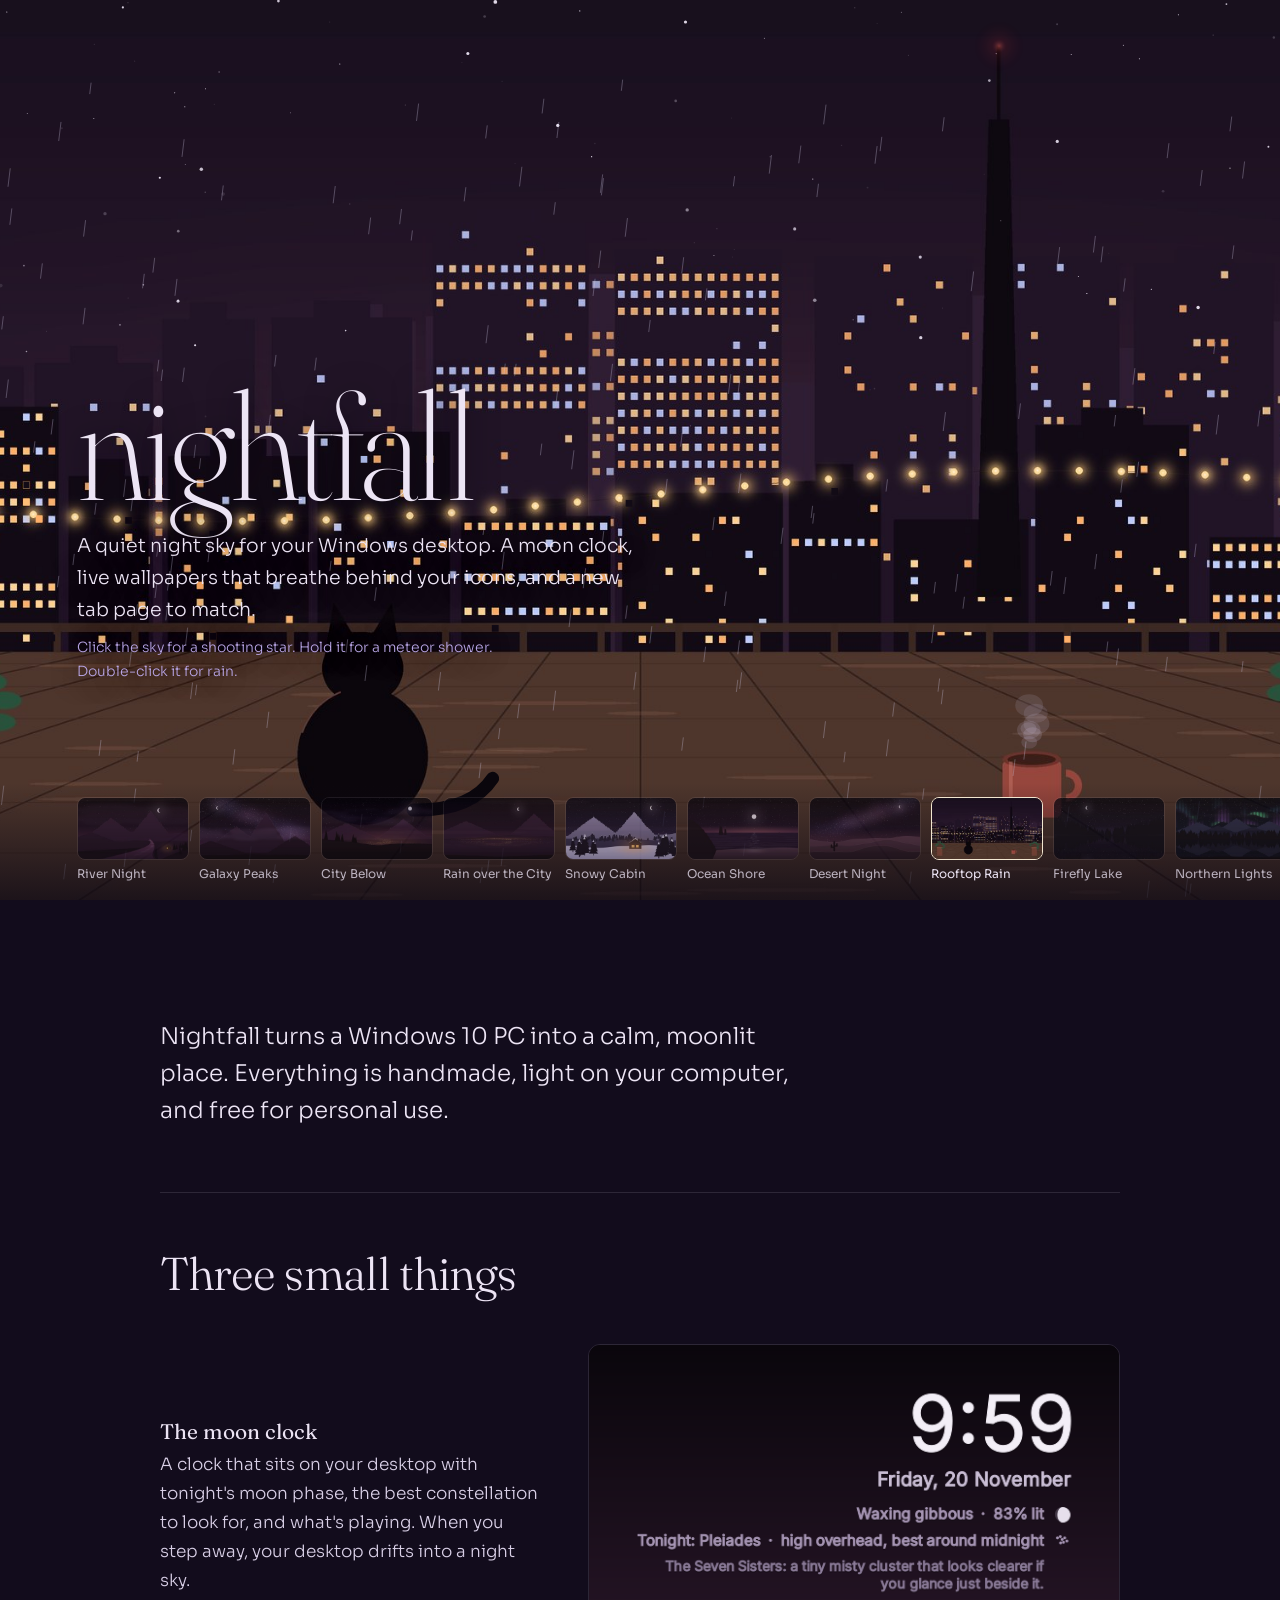
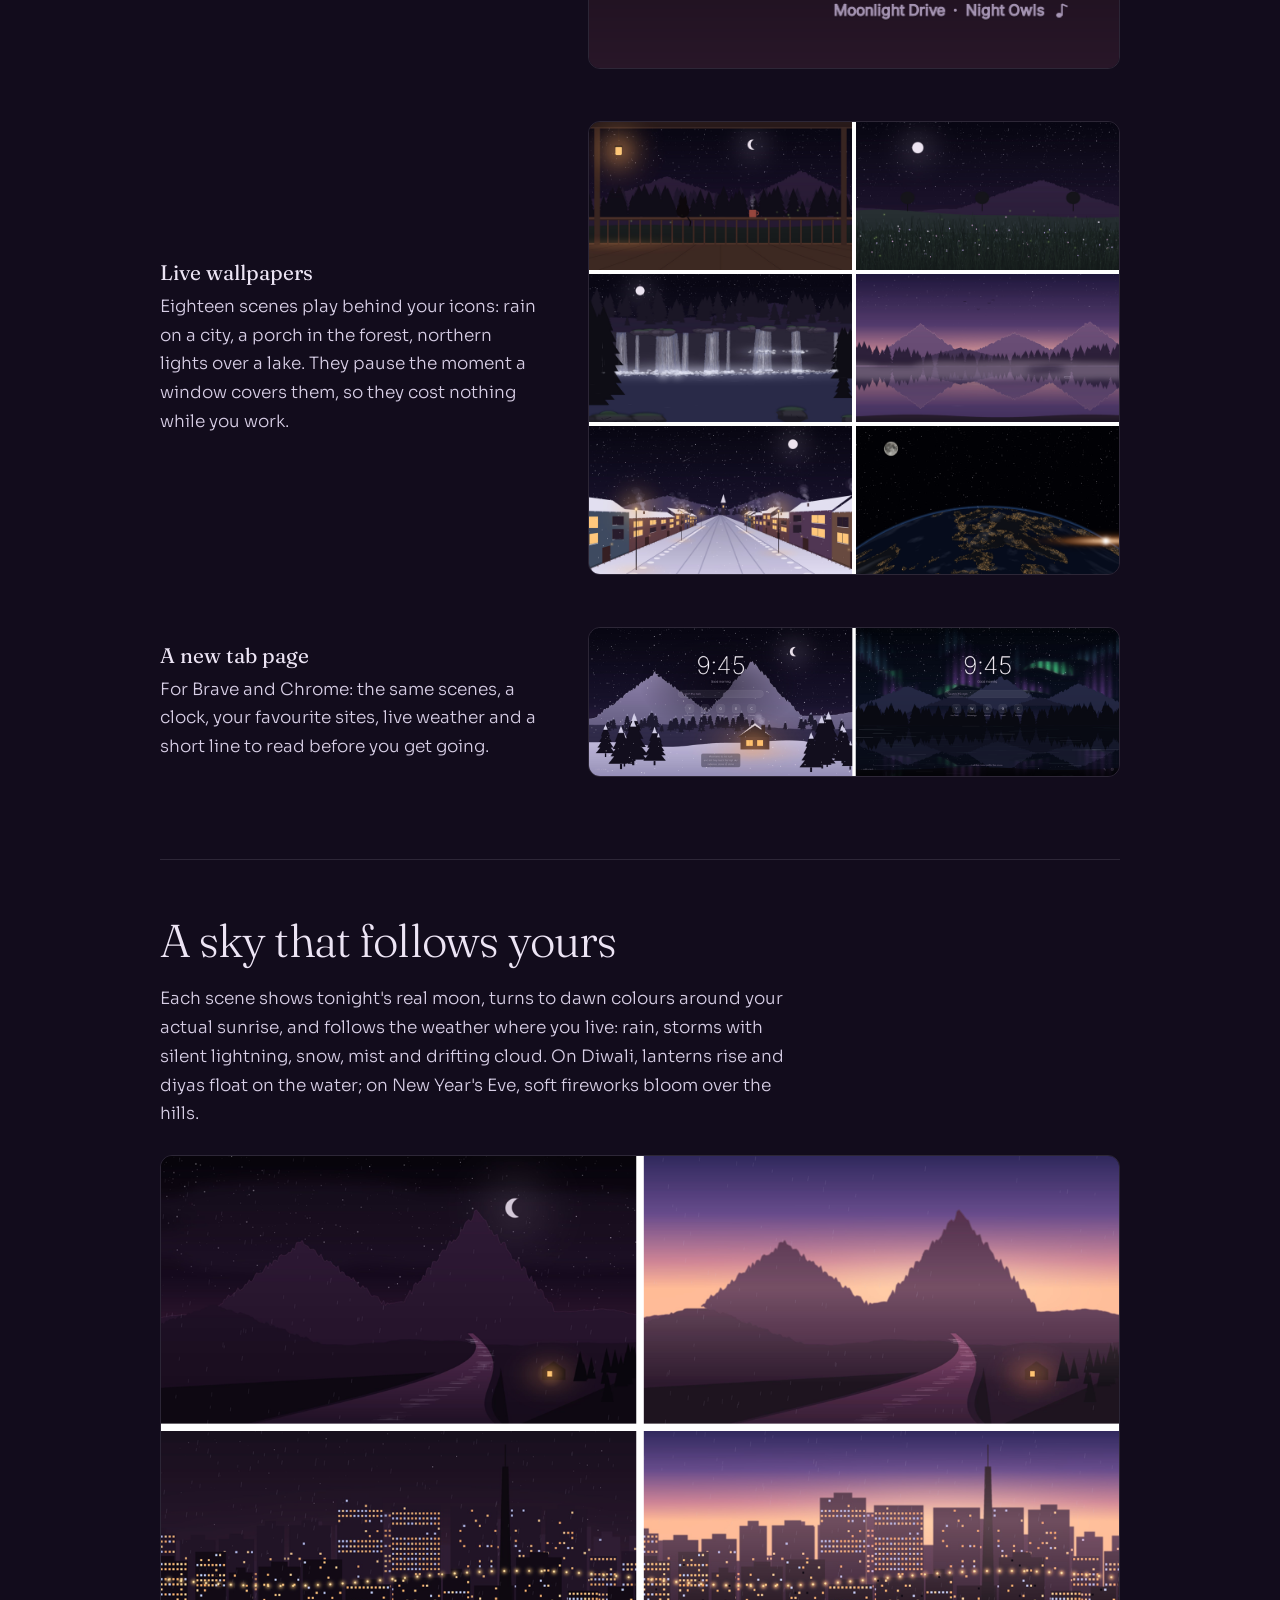
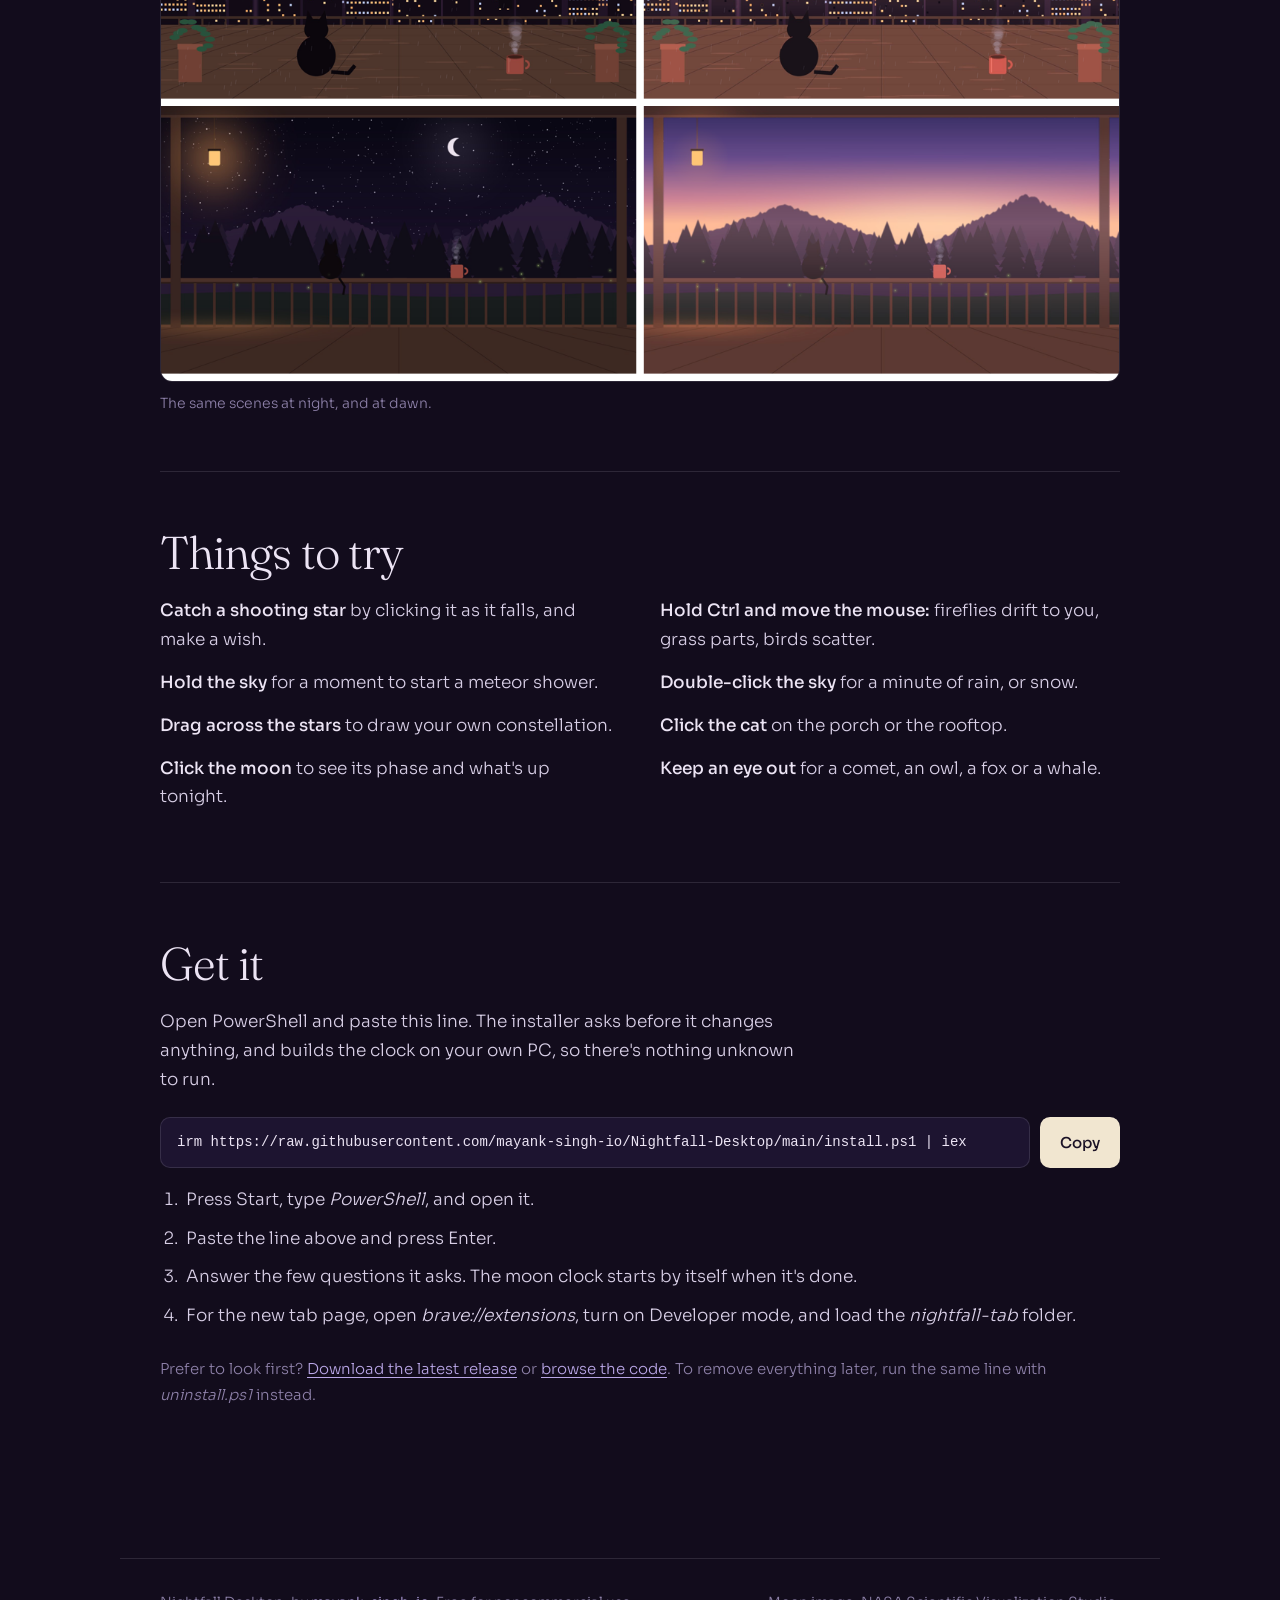
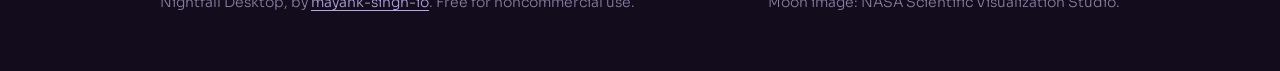
<file: index.html>
<!doctype html>
<html lang="en">
<head>
<meta charset="utf-8">
<meta name="viewport" content="width=device-width, initial-scale=1, viewport-fit=cover">
<title>Nightfall Desktop</title>
<meta name="description" content="A quiet night sky for your Windows desktop: a moon clock, live wallpapers, and a new tab page.">
<link rel="icon" href="nightfall-tab/icon48.png">
<link rel="preconnect" href="https://fonts.googleapis.com">
<link rel="preconnect" href="https://fonts.gstatic.com" crossorigin>
<link href="https://fonts.googleapis.com/css2?family=Fraunces:opsz,wght@9..144,200;9..144,300;9..144,400&family=Sora:wght@300;400;500&display=swap" rel="stylesheet">
<style>
  :root {
    --night: #120c1c;
    --deep: #1d1430;
    --star: #ece4f4;
    --soft: #b9a6e6;
    --mist: #8d80a8;
    --moon: #f1e6d0;
    --line: rgba(236, 228, 244, 0.12);
    color-scheme: dark;
  }
  * { box-sizing: border-box; }
  html { background: var(--night); scroll-behavior: smooth; }
  body { margin: 0; color: var(--star); font: 300 17px/1.7 "Sora", system-ui, -apple-system, "Segoe UI", sans-serif; -webkit-font-smoothing: antialiased; }
  a { color: var(--soft); text-underline-offset: 3px; }
  a:hover { color: var(--star); }
  :focus-visible { outline: 2px solid var(--moon); outline-offset: 3px; border-radius: 6px; }

  /* ---------- the sky ---------- */
  .sky { position: relative; height: 100vh; height: 100svh; min-height: 560px; overflow: hidden; user-select: none; -webkit-user-select: none; }
  .sky canvas { position: absolute; inset: 0; width: 100%; height: 100%; display: block; cursor: default; }
  .sky .fallback { position: absolute; inset: 0; background: center / cover no-repeat url("nightfall-tab/scenes/thumbs/aurora.jpg"); filter: blur(2px); opacity: 0.9; }
  .title { position: absolute; left: clamp(20px, 6vw, 88px); bottom: clamp(150px, 24vh, 230px); max-width: 640px; pointer-events: none; text-shadow: 0 2px 30px rgba(10, 6, 18, 0.7); }
  .title h1 { margin: 0; font: 200 clamp(64px, 12vw, 168px)/0.86 "Fraunces", Georgia, serif; font-variation-settings: "opsz" 144; letter-spacing: -0.035em; }
  .title p { margin: 18px 0 0; font-size: clamp(16px, 1.6vw, 19px); color: var(--star); max-width: 30em; }
  .title .hint { margin-top: 10px; font-size: 14px; color: var(--soft); }
  .strip { position: absolute; left: 0; right: 0; bottom: 0; padding: 14px clamp(12px, 6vw, 88px) calc(18px + env(safe-area-inset-bottom, 0px)); display: flex; gap: 10px; overflow-x: auto; scrollbar-width: none; background: linear-gradient(to top, rgba(12, 8, 20, 0.75), transparent); }
  .strip::-webkit-scrollbar { display: none; }
  .strip button { flex: none; width: 112px; padding: 0; border: 0; background: none; color: var(--star); cursor: pointer; text-align: left; font: 400 12px/1.3 "Sora", sans-serif; }
  .strip img { display: block; width: 112px; height: 63px; object-fit: cover; border-radius: 8px; border: 1px solid var(--line); opacity: 0.72; transition: opacity 0.2s, border-color 0.2s; }
  .strip span { display: block; margin-top: 6px; opacity: 0.75; white-space: nowrap; overflow: hidden; text-overflow: ellipsis; }
  .strip button:hover img, .strip button[aria-pressed="true"] img { opacity: 1; border-color: var(--moon); }
  .strip button[aria-pressed="true"] span { opacity: 1; }

  /* ---------- the page below ---------- */
  main { max-width: 1040px; margin: 0 auto; padding: 0 clamp(20px, 5vw, 40px) 80px; }
  .lede { max-width: 640px; padding: 96px 0 40px; font-size: clamp(19px, 2vw, 23px); line-height: 1.6; color: var(--star); }
  section { padding: 56px 0; border-top: 1px solid var(--line); }
  h2 { margin: 0 0 18px; font: 300 clamp(32px, 4vw, 46px)/1.1 "Fraunces", Georgia, serif; letter-spacing: -0.02em; }
  h3 { margin: 0 0 6px; font: 400 21px/1.3 "Fraunces", Georgia, serif; }
  .text { max-width: 640px; }
  .text p { margin: 0 0 14px; color: #d8cfe6; }
  .part { display: grid; grid-template-columns: minmax(0, 5fr) minmax(0, 7fr); gap: clamp(20px, 4vw, 48px); align-items: center; padding: 26px 0; }
  .part p { margin: 0; color: #d8cfe6; }
  .part img, figure img { width: 100%; height: auto; display: block; border-radius: 12px; border: 1px solid var(--line); }
  figure { margin: 26px 0 0; }
  figcaption { margin-top: 10px; font-size: 14px; color: var(--mist); }
  .play { columns: 2 280px; column-gap: 40px; margin: 8px 0 0; padding: 0; list-style: none; }
  .play li { break-inside: avoid; padding: 0 0 14px; color: #d8cfe6; }
  .play b { font-weight: 500; color: var(--star); }
  .install { margin: 22px 0 8px; display: flex; flex-wrap: wrap; gap: 10px; align-items: stretch; }
  .install code { flex: 1 1 420px; min-width: 0; overflow-x: auto; white-space: nowrap; padding: 14px 16px; border-radius: 10px; background: var(--deep); border: 1px solid var(--line); font: 14px/1.5 ui-monospace, "Cascadia Code", Consolas, monospace; color: var(--star); }
  .install button { flex: none; padding: 0 20px; border-radius: 10px; border: 0; background: var(--moon); color: #1b1226; font: 500 15px "Sora", sans-serif; cursor: pointer; }
  .install button:hover { background: #fff6e4; }
  ol.steps { margin: 18px 0 0; padding-left: 22px; color: #d8cfe6; }
  ol.steps li { padding: 0 0 10px 4px; }
  .note { font-size: 15px; color: var(--mist); }
  footer { max-width: 1040px; margin: 0 auto; padding: 32px clamp(20px, 5vw, 40px) 56px; border-top: 1px solid var(--line); font-size: 14px; color: var(--mist); display: flex; flex-wrap: wrap; gap: 8px 24px; justify-content: space-between; }

  @media (max-width: 760px) {
    .part { grid-template-columns: 1fr; }
    .title { bottom: 150px; }
    .strip button, .strip img { width: 92px; }
    .strip img { height: 52px; }
  }
</style>
</head>
<body>
  <header class="sky" aria-label="A live night scene you can play with">
    <div class="fallback" aria-hidden="true"></div>
    <canvas id="scene" aria-hidden="true"></canvas>
    <div class="title">
      <h1>nightfall</h1>
      <p>A quiet night sky for your Windows desktop. A moon clock, live wallpapers that breathe behind your icons, and a new tab page to match.</p>
      <p class="hint" id="hint">Click the sky for a shooting star. Hold it for a meteor shower. Double-click it for rain.</p>
    </div>
    <nav class="strip" id="strip" aria-label="Choose a scene"></nav>
  </header>

  <main>
    <p class="lede">Nightfall turns a Windows&nbsp;10 PC into a calm, moonlit place. Everything is handmade, light on your computer, and free for personal use.</p>

    <section aria-labelledby="parts">
      <h2 id="parts">Three small things</h2>
      <div class="part">
        <div>
          <h3>The moon clock</h3>
          <p>A clock that sits on your desktop with tonight's moon phase, the best constellation to look for, and what's playing. When you step away, your desktop drifts into a night sky.</p>
        </div>
        <img src="screenshots/moon-clock.png" alt="The moon clock on a dark purple desktop, showing the time, the date and the moon phase" loading="lazy">
      </div>
      <div class="part">
        <div>
          <h3>Live wallpapers</h3>
          <p>Eighteen scenes play behind your icons: rain on a city, a porch in the forest, northern lights over a lake. They pause the moment a window covers them, so they cost nothing while you work.</p>
        </div>
        <img src="screenshots/scenes-v1.4.png" alt="Six of the scenes: a porch, a meadow, waterfalls, a mountain lake at dawn, a snowy village and the Earth from space" loading="lazy">
      </div>
      <div class="part">
        <div>
          <h3>A new tab page</h3>
          <p>For Brave and Chrome: the same scenes, a clock, your favourite sites, live weather and a short line to read before you get going.</p>
        </div>
        <img src="screenshots/newtab-scenes.png" alt="The new tab page with a scene behind the clock and search box" loading="lazy">
      </div>
    </section>

    <section aria-labelledby="sky">
      <h2 id="sky">A sky that follows yours</h2>
      <div class="text">
        <p>Each scene shows tonight's real moon, turns to dawn colours around your actual sunrise, and follows the weather where you live: rain, storms with silent lightning, snow, mist and drifting cloud. On Diwali, lanterns rise and diyas float on the water; on New Year's Eve, soft fireworks bloom over the hills.</p>
      </div>
      <figure>
        <img src="screenshots/night-and-dawn.png" alt="Three scenes shown twice, at night and at dawn" loading="lazy">
        <figcaption>The same scenes at night, and at dawn.</figcaption>
      </figure>
    </section>

    <section aria-labelledby="play">
      <h2 id="play">Things to try</h2>
      <ul class="play">
        <li><b>Catch a shooting star</b> by clicking it as it falls, and make a wish.</li>
        <li><b>Hold the sky</b> for a moment to start a meteor shower.</li>
        <li><b>Drag across the stars</b> to draw your own constellation.</li>
        <li><b>Click the moon</b> to see its phase and what's up tonight.</li>
        <li><b>Hold Ctrl and move the mouse:</b> fireflies drift to you, grass parts, birds scatter.</li>
        <li><b>Double-click the sky</b> for a minute of rain, or snow.</li>
        <li><b>Click the cat</b> on the porch or the rooftop.</li>
        <li><b>Keep an eye out</b> for a comet, an owl, a fox or a whale.</li>
      </ul>
    </section>

    <section aria-labelledby="get">
      <h2 id="get">Get it</h2>
      <div class="text">
        <p>Open PowerShell and paste this line. The installer asks before it changes anything, and builds the clock on your own PC, so there's nothing unknown to run.</p>
      </div>
      <div class="install">
        <code id="cmd">irm https://raw.githubusercontent.com/mayank-singh-io/Nightfall-Desktop/main/install.ps1 | iex</code>
        <button type="button" id="copy">Copy</button>
      </div>
      <ol class="steps">
        <li>Press Start, type <i>PowerShell</i>, and open it.</li>
        <li>Paste the line above and press Enter.</li>
        <li>Answer the few questions it asks. The moon clock starts by itself when it's done.</li>
        <li>For the new tab page, open <i>brave://extensions</i>, turn on Developer mode, and load the <i>nightfall-tab</i> folder.</li>
      </ol>
      <p class="note">Prefer to look first? <a href="https://github.com/mayank-singh-io/Nightfall-Desktop/releases/latest">Download the latest release</a> or <a href="https://github.com/mayank-singh-io/Nightfall-Desktop">browse the code</a>. To remove everything later, run the same line with <i>uninstall.ps1</i> instead.</p>
    </section>
  </main>

  <footer>
    <span>Nightfall Desktop, by <a href="https://github.com/mayank-singh-io">mayank-singh-io</a>. Free for noncommercial use.</span>
    <span>Moon image: NASA Scientific Visualization Studio.</span>
  </footer>

  <script src="nightfall-tab/scenes.js"></script>
  <script>
  (() => {
    const canvas = document.getElementById("scene"), strip = document.getElementById("strip");
    const still = matchMedia("(prefers-reduced-motion: reduce)").matches;
    const start = ["aurora", "porch", "falls", "rooftop", "meadow"][Math.floor(Math.random() * 5)];
    const options = { base: "nightfall-tab/", parallax: false, timeOfDay: "night", realWeather: "clear", hFireflies: true, hStars: true, hCat: true, hWater: true, hGrassSnow: true, hBirds: true, hLamps: true, trailStyle: "dust", moonInfo: () => ["The moon", "Tonight's real phase shows on your desktop"] };
    let current = null, last = 0;

    async function show(key) {
      if (key === current) return;
      current = key;
      for (const b of strip.children) b.setAttribute("aria-pressed", String(b.dataset.key === key));
      try { await NightScene.start(key, canvas, options); NightScene.resize(); } catch (e) { /* the blurred picture behind stays visible */ }
    }
    NightScene.KEYS.forEach((key, i) => {
      const b = document.createElement("button"); b.type = "button"; b.dataset.key = key; b.setAttribute("aria-pressed", "false");
      b.innerHTML = `<img src="nightfall-tab/scenes/thumbs/${key}.jpg" alt="" loading="lazy"><span>${NightScene.NAMES[i]}</span>`;
      b.addEventListener("click", () => show(key)); strip.appendChild(b);
    });

    function frame(t) {
      if (NightScene.active) {
        const dt = Math.min(t - last, 100) / 1000; last = t;
        NightScene.step(t, dt, true); NightScene.draw(t, -1e9);
      }
      if (!still) requestAnimationFrame(frame);
    }
    show(start).then(() => { if (still) { setTimeout(() => NightScene.draw(performance.now(), -1e9), 300); document.getElementById("hint").textContent = "Animations are paused because your system prefers reduced motion."; } else requestAnimationFrame((t) => { last = t; frame(t); }); });
    addEventListener("resize", () => NightScene.active && NightScene.resize());

    // play: hovering always works here; clicks, holds and drags go to the scene
    const onSky = (e) => e.target === canvas, top = () => canvas.getBoundingClientRect().top;   // positions inside the sky, even when scrolled a little
    canvas.addEventListener("mousemove", (e) => NightScene.setHover(e.clientX, e.clientY - top(), true));
    canvas.addEventListener("mouseleave", () => NightScene.setHover(-1000, -1000, false));
    canvas.addEventListener("mousedown", (e) => { if (e.button === 0) { if (e.detail > 1) e.preventDefault(); NightScene.pointerDown(e.clientX, e.clientY - top()); } });
    addEventListener("mouseup", () => NightScene.pointerUp());
    canvas.addEventListener("click", (e) => { if (onSky(e)) NightScene.click(e.clientX, e.clientY - top()); });

    document.getElementById("copy").addEventListener("click", async (e) => {
      const btn = e.currentTarget;
      try { await navigator.clipboard.writeText(document.getElementById("cmd").textContent); btn.textContent = "Copied"; }
      catch (err) { getSelection().selectAllChildren(document.getElementById("cmd")); btn.textContent = "Press Ctrl+C"; }
      setTimeout(() => (btn.textContent = "Copy"), 2000);
    });
  })();
  </script>
</body>
</html>
</file>
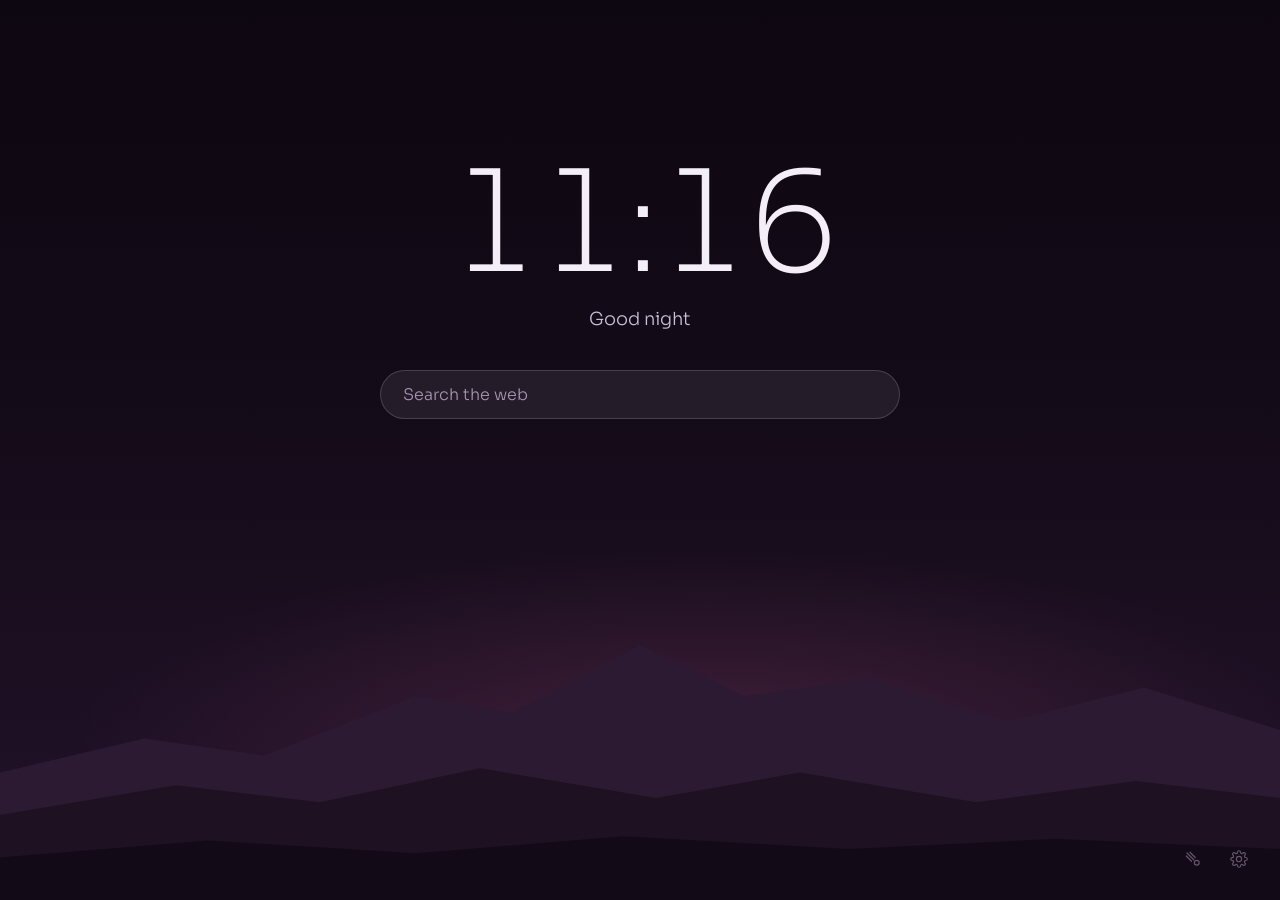
<file: nightfall-tab/newtab.html>
<!DOCTYPE html>
<html lang="en">
<head>
  <meta charset="utf-8">
  <meta name="viewport" content="width=device-width, initial-scale=1">
  <title>New tab</title>
  <link rel="preconnect" href="https://fonts.googleapis.com">
  <link rel="preconnect" href="https://fonts.gstatic.com" crossorigin>
  <link href="https://fonts.googleapis.com/css2?family=Sora:wght@200;300;400&display=swap" rel="stylesheet">
  <link rel="stylesheet" href="style.css">
</head>
<body data-sky="night">
  <canvas id="scene" aria-hidden="true"></canvas>
  <canvas id="sky" aria-hidden="true"></canvas>

  <svg class="ridges" viewBox="0 0 1600 360" preserveAspectRatio="none" aria-hidden="true">
    <path style="fill: var(--ridge1)" d="M0 210 L180 170 L330 190 L520 120 L640 140 L800 60 L930 120 L1090 100 L1260 150 L1430 110 L1600 160 L1600 360 L0 360 Z"/>
    <path style="fill: var(--ridge2)" d="M0 260 L220 225 L400 245 L600 205 L820 240 L1000 210 L1220 245 L1420 220 L1600 240 L1600 360 L0 360 Z"/>
    <path style="fill: var(--ridge3)" d="M0 310 L260 290 L520 305 L780 285 L1060 300 L1320 288 L1600 300 L1600 360 L0 360 Z"/>
  </svg>

  <canvas id="weather" aria-hidden="true"></canvas>

  <div id="moon-label" hidden></div>

  <main>
    <h1 id="clock" aria-live="off">--:--</h1>
    <p id="greeting">Good evening</p>

    <form id="search" role="search">
      <label class="sr-only" for="q">Search the web</label>
      <input id="q" type="search" placeholder="Search the web" autocomplete="off">
    </form>

    <nav id="links" aria-label="Your sites"></nav>
  </main>

  <p id="thought"></p>

  <div id="notes-wrap" class="pos-bl">
    <button id="notes-mini" type="button" aria-label="Open today's notes"></button>
    <section id="notes" hidden aria-label="Today's notes">
      <ul id="todo-list"></ul>
      <form id="todo-form">
        <label class="sr-only" for="todo-text">New task</label>
        <input id="todo-text" placeholder="Add a task" autocomplete="off" maxlength="120">
      </form>
      <p class="error" id="todo-error" role="alert"></p>
      <label class="sr-only" for="notes-text">Notes</label>
      <textarea id="notes-text" rows="2" placeholder="A note for today"></textarea>
      <button id="close-notes" type="button">Done</button>
    </section>
  </div>

  <button id="make-meteors" class="corner-btn" aria-label="Start a meteor shower" title="Start a meteor shower (M)">
    <svg viewBox="0 0 24 24" width="18" height="18" aria-hidden="true"><path fill="none" stroke="currentColor" stroke-width="1.6" stroke-linecap="round" d="M4 4l9 9M8 3l7 7M3 8l7 7"/><circle cx="17" cy="17" r="3.2" fill="none" stroke="currentColor" stroke-width="1.6"/></svg>
  </button>

  <button id="open-settings" class="corner-btn" aria-label="Customize">
    <svg viewBox="0 0 24 24" width="18" height="18" aria-hidden="true"><path fill="none" stroke="currentColor" stroke-width="1.6" d="M12 15.5a3.5 3.5 0 1 0 0-7 3.5 3.5 0 0 0 0 7Z"/><path fill="none" stroke="currentColor" stroke-width="1.6" d="M19.4 15a1.7 1.7 0 0 0 .3 1.8l.1.1a2 2 0 1 1-2.8 2.8l-.1-.1a1.7 1.7 0 0 0-1.8-.3 1.7 1.7 0 0 0-1 1.5V21a2 2 0 1 1-4 0v-.1a1.7 1.7 0 0 0-1.1-1.5 1.7 1.7 0 0 0-1.8.3l-.1.1a2 2 0 1 1-2.8-2.8l.1-.1a1.7 1.7 0 0 0 .3-1.8 1.7 1.7 0 0 0-1.5-1H3a2 2 0 1 1 0-4h.1a1.7 1.7 0 0 0 1.5-1.1 1.7 1.7 0 0 0-.3-1.8l-.1-.1a2 2 0 1 1 2.8-2.8l.1.1a1.7 1.7 0 0 0 1.8.3H9a1.7 1.7 0 0 0 1-1.5V3a2 2 0 1 1 4 0v.1a1.7 1.7 0 0 0 1 1.5 1.7 1.7 0 0 0 1.8-.3l.1-.1a2 2 0 1 1 2.8 2.8l-.1.1a1.7 1.7 0 0 0-.3 1.8V9a1.7 1.7 0 0 0 1.5 1H21a2 2 0 1 1 0 4h-.1a1.7 1.7 0 0 0-1.5 1Z"/></svg>
  </button>

  <aside id="settings" hidden aria-labelledby="settings-title">
    <h2 id="settings-title">Customize</h2>
    <nav class="settings-tabs" role="tablist" aria-label="Settings sections">
      <button type="button" role="tab" data-show="sites">Sites</button>
      <button type="button" role="tab" data-show="scene">Scene</button>
      <button type="button" role="tab" data-show="play">Play</button>
      <button type="button" role="tab" data-show="sky">Sky</button>
      <button type="button" role="tab" data-show="weather">Weather</button>
      <button type="button" role="tab" data-show="more">More</button>
    </nav>

    <fieldset data-tab="sites">
      <legend>Your sites</legend>
      <ul id="link-list"></ul>
      <div class="add-row">
        <input id="new-name" placeholder="Name" aria-label="Site name">
        <input id="new-url" placeholder="youtube.com" aria-label="Site address">
        <button id="add-link" type="button">Add site</button>
      </div>
      <p class="error" id="link-error" role="alert"></p>
    </fieldset>

    <fieldset data-tab="more">
      <legend>Clock</legend>
      <label><input type="checkbox" id="opt-24h"> Use 24-hour time</label>
    </fieldset>

    <fieldset data-tab="scene">
      <legend>Scene</legend>
      <label for="opt-tab-scene">Background</label>
      <select id="opt-tab-scene">
        <option value="classic">Classic starfield</option>
        <option value="fixed">One scene I pick</option>
        <option value="random">A different scene each tab</option>
      </select>
      <select id="opt-tab-scene-key" hidden aria-hidden="true" tabindex="-1"></select>
      <div id="scene-grid" class="scene-grid" role="radiogroup" aria-label="Scene"></div>
      <label><input type="checkbox" id="opt-scene-weather"> Match the real weather (rain, storms, snow, mist, clouds)</label>
      <label><input type="checkbox" id="opt-real-moon"> Show tonight's real moon phase</label>
      <button type="button" id="save-picture" class="save-picture">Save the scene as a 4K picture</button>
      <label for="opt-time">Time of day</label>
      <select id="opt-time">
        <option value="sunrise">Follow the real sunrise</option>
        <option value="both">Follow the real sunrise and sunset</option>
        <option value="night">Always night</option>
        <option value="dawn">Always dawn</option>
      </select>
      <label for="opt-train">Steam Train passes</label>
      <select id="opt-train">
        <option value="few">Every few minutes</option>
        <option value="ten">Every 10 minutes</option>
        <option value="loop">Always, one after another</option>
      </select>
      <label for="opt-room">Cozy Room window</label>
      <select id="opt-room">
        <option value="city">Rainy City</option>
        <option value="lake">Mountain Lake</option>
        <option value="snow">Snowy Forest</option>
        <option value="sea">Beach and Sea</option>
        <option value="random">A different view each time</option>
        <option value="weather">Match the weather outside</option>
      </select>
      <p class="hint">Scenes have their own moon and weather. The Sky tab is for the classic starfield.</p>
    </fieldset>
    <fieldset data-tab="play">
      <legend>Play</legend>
      <p class="hint">Little things to do with the scenes.</p>
      <label for="opt-hover">Hover effects</label>
      <select id="opt-hover"><option value="ctrl">While holding Ctrl</option><option value="always">Always on</option><option value="off">Off</option></select>
      <div class="play-grid"><label><input type="checkbox" id="opt-playFireflies"> Fireflies drift toward you</label><label><input type="checkbox" id="opt-playStars"> Stars sparkle as you pass</label><label><input type="checkbox" id="opt-playCat"> The cat notices you</label><label><input type="checkbox" id="opt-playWater"> Ripples follow you on water</label><label><input type="checkbox" id="opt-playGrassSnow"> Grass parts, snow swirls</label><label><input type="checkbox" id="opt-playBirds"> Birds scatter</label><label><input type="checkbox" id="opt-playLamps"> Lamps glow brighter</label></div>
      <h3 class="play-head">Clicks</h3>
      <div class="play-grid"><label><input type="checkbox" id="opt-click-stars"> Click the sky for a shooting star</label><label><input type="checkbox" id="opt-click-lights"> Click windows and lamps to switch them</label><label><input type="checkbox" id="opt-click-water"> Click water for ripples</label><label><input type="checkbox" id="opt-playMeteorHold"> Hold the sky: meteor shower</label><label><input type="checkbox" id="opt-playMoon"> Moon: phase and info</label><label><input type="checkbox" id="opt-playCatch"> Catch a shooting star</label><label><input type="checkbox" id="opt-playTrain"> Track: send the train</label><label><input type="checkbox" id="opt-playCatMug"> Cat and mug react</label><label><input type="checkbox" id="opt-playDraw"> Drag across stars: draw</label><label><input type="checkbox" id="opt-playWeather"> Double-click sky: rain or snow</label></div>
      <h3 class="play-head">Special days</h3>
      <div class="play-grid"><label><input type="checkbox" id="opt-festDiwali"> Diwali: diyas and lanterns</label><label><input type="checkbox" id="opt-festHoli"> Holi: clouds of colour</label><label><input type="checkbox" id="opt-festNewYear"> New Year's Eve: fireworks</label><label><input type="checkbox" id="opt-festBirthday"> My birthday: lanterns and a heart</label></div>
      <label for="opt-birth-month">Birthday</label>
      <div class="birth-row"><select id="opt-birth-month" aria-label="Birthday month"><option value="0">Not set</option><option value="1">January</option><option value="2">February</option><option value="3">March</option><option value="4">April</option><option value="5">May</option><option value="6">June</option><option value="7">July</option><option value="8">August</option><option value="9">September</option><option value="10">October</option><option value="11">November</option><option value="12">December</option></select><select id="opt-birth-day" aria-label="Birthday day"><option value="1">1</option><option value="2">2</option><option value="3">3</option><option value="4">4</option><option value="5">5</option><option value="6">6</option><option value="7">7</option><option value="8">8</option><option value="9">9</option><option value="10">10</option><option value="11">11</option><option value="12">12</option><option value="13">13</option><option value="14">14</option><option value="15">15</option><option value="16">16</option><option value="17">17</option><option value="18">18</option><option value="19">19</option><option value="20">20</option><option value="21">21</option><option value="22">22</option><option value="23">23</option><option value="24">24</option><option value="25">25</option><option value="26">26</option><option value="27">27</option><option value="28">28</option><option value="29">29</option><option value="30">30</option><option value="31">31</option></select></div>
      <h3 class="play-head">Extras</h3>
      <label for="opt-trail">Shooting star trails</label>
      <select id="opt-trail"><option value="dust">Glittering dust</option><option value="ribbon">Glowing ribbon</option><option value="sparks">Sparkler sparks</option><option value="none">None</option></select>
      <label for="opt-trail-len">Trails last</label>
      <select id="opt-trail-len"><option value="brief">Brief (about 1 second)</option><option value="linger">Lingering (about 3 seconds)</option><option value="long">Long (up to 6 seconds)</option></select>
      <div class="play-grid"><label><input type="checkbox" id="opt-playSurprises"> Rare surprises</label><label><input type="checkbox" id="opt-parallax"> Move the mouse to gently shift the view</label></div>
    </fieldset>
    <fieldset data-tab="sky">
      <legend>Sky</legend>
      <label for="opt-sky">Sky color</label>
      <select id="opt-sky">
        <option value="auto">Follow the time of day</option>
        <option value="night">Always night</option>
        <option value="dawn">Always dawn</option>
        <option value="day">Always day</option>
        <option value="dusk">Always dusk</option>
      </select>
      <label for="opt-moon">Moon</label>
      <select id="opt-moon">
        <option value="auto">Tonight's real phase</option>
        <option value="crescent">Always crescent</option>
        <option value="half">Always half moon</option>
        <option value="gibbous">Always gibbous</option>
        <option value="full">Always full moon</option>
        <option value="off">Hide the moon</option>
      </select>
      <p class="hint" id="moon-status"></p>
      <label><input type="checkbox" id="opt-shooting"> Show shooting stars</label>
      <label for="opt-shower-freq">Meteor showers</label>
      <select id="opt-shower-freq">
        <option value="off">Off</option>
        <option value="rare">Rarely (about once an hour)</option>
        <option value="sometimes">Sometimes (every 10 to 15 minutes)</option>
        <option value="often">Often (every few minutes)</option>
      </select>
      <label for="opt-shower-size">Shower size</label>
      <select id="opt-shower-size">
        <option value="gentle">Gentle (5 to 8 meteors)</option>
        <option value="medium">Medium (10 to 15 meteors)</option>
        <option value="dramatic">Dramatic (25 or more)</option>
      </select>
      <button id="preview-shower" type="button">Preview a meteor shower</button>
    </fieldset>

    <fieldset data-tab="weather">
      <legend>Weather</legend>
      <label for="opt-weather">Weather in the sky</label>
      <select id="opt-weather">
        <option value="auto">Match the weather outside</option>
        <option value="clear">Always clear</option>
        <option value="rain">Always rain</option>
        <option value="storm">Always storm</option>
        <option value="snow">Always snow</option>
        <option value="fog">Always fog</option>
      </select>
      <div class="add-row">
        <input id="city" placeholder="Your city, like Lucknow" aria-label="Your city">
        <button id="save-city" type="button">Save city</button>
      </div>
      <p class="hint" id="weather-status"></p>
    </fieldset>

    <fieldset data-tab="more">
      <legend>Thoughts</legend>
      <label><input type="checkbox" id="opt-thought"> Show thoughts</label>
      <label><input type="checkbox" id="opt-rotate"> Change to a new one every minute</label>
    </fieldset>

    <fieldset data-tab="more">
      <legend>Notes</legend>
      <label for="opt-notes-style">When closed, show</label>
      <select id="opt-notes-style">
        <option value="tiny">A tiny list of your tasks</option>
        <option value="count">Just a count, like "2 tasks"</option>
      </select>
      <label for="opt-notes-pos">Position</label>
      <select id="opt-notes-pos">
        <option value="pos-bl">Bottom left</option>
        <option value="pos-tl">Top left</option>
        <option value="pos-us">Under the search bar</option>
      </select>
      <p class="hint">Finished tasks clear at midnight. Unfinished ones carry over.</p>
    </fieldset>

    <fieldset data-tab="sky">
      <legend>Constellations</legend>
      <label><input type="checkbox" id="opt-real-constellations"> Show real constellations now and then</label>
      <p class="hint">Click stars to connect them. Click empty sky or press Esc to finish a constellation.</p>
      <button id="clear-constellations" type="button">Clear my constellations</button>
    </fieldset>

    <button id="close-settings" type="button">Done</button>
  </aside>

  <script src="thoughts.js"></script>
  <script src="scenes.js"></script>
  <script src="newtab.js"></script>
</body>
</html>
</file>
<file: nightfall-tab/style.css>
:root {
  --night: #140b18;
  --dusk: #3a2440;
  --star: #ece4f4;
  --text: #f3eef7;
  --soft: #cbbfd6;
  --muted: #a796b5;
  --glass: rgba(255, 255, 255, 0.07);
  --glass-line: rgba(255, 255, 255, 0.16);
  --font: "Sora", "Segoe UI", system-ui, sans-serif;
  color-scheme: dark;
}

* { box-sizing: border-box; }

html, body {
  margin: 0;
  height: 100%;
  overflow: hidden;
  background: var(--night);
  color: var(--text);
  font-family: var(--font);
}

body {
  --bg-top: #0d0711; --bg-mid: #140b18; --bg-bot: #22122a;
  --glow: rgba(150, 70, 110, 0.28);
  --ridge1: #2c1a33; --ridge2: #1d1122; --ridge3: #120a16;
  background:
    radial-gradient(ellipse 70% 30% at 55% 82%, var(--glow), transparent 70%),
    linear-gradient(180deg, var(--bg-top) 0%, var(--bg-mid) 45%, var(--bg-bot) 100%);
}
body[data-sky="dusk"] {
  --bg-top: #120a1a; --bg-mid: #24122c; --bg-bot: #5a2a44;
  --glow: rgba(220, 110, 90, 0.38);
  --ridge1: #2e1a30; --ridge2: #1f1022; --ridge3: #130914;
}
body[data-sky="dawn"] {
  --bg-top: #151632; --bg-mid: #33284f; --bg-bot: #7c5070;
  --glow: rgba(240, 160, 130, 0.35);
  --ridge1: #2d2440; --ridge2: #1f182e; --ridge3: #140f1e;
}
body[data-sky="day"] {
  --bg-top: #1b2848; --bg-mid: #2c3d66; --bg-bot: #4a5a86;
  --glow: rgba(170, 190, 235, 0.22);
  --ridge1: #26304e; --ridge2: #1b2238; --ridge3: #121726;
}

#sky, #weather { position: fixed; inset: 0; width: 100%; height: 100%; }
#weather { pointer-events: none; }

.ridges {
  position: fixed;
  left: 0; right: 0; bottom: 0;
  width: 100%;
  height: 34vh;
}

main {
  position: relative;
  display: flex;
  flex-direction: column;
  align-items: center;
  padding-top: 17vh;
}

#clock {
  margin: 0;
  font-weight: 200;
  font-size: clamp(64px, 11vw, 148px);
  letter-spacing: -0.04em;
  line-height: 1;
  font-variant-numeric: tabular-nums;
}

#greeting {
  margin: 14px 0 0;
  font-weight: 300;
  font-size: 18px;
  color: var(--soft);
}

#search { margin-top: 40px; width: min(520px, 86vw); }

#q {
  width: 100%;
  padding: 13px 22px;
  border-radius: 999px;
  border: 1px solid var(--glass-line);
  background: var(--glass);
  color: var(--text);
  font: 300 16px var(--font);
  outline: none;
  transition: border-color 160ms, background 160ms;
}
#q::placeholder { color: var(--muted); }
#q:focus { border-color: rgba(236, 228, 244, 0.45); background: rgba(255, 255, 255, 0.1); }

#links {
  display: flex;
  flex-wrap: wrap;
  justify-content: center;
  gap: 22px;
  margin-top: 36px;
  max-width: 90vw;
}

.site {
  display: flex;
  flex-direction: column;
  align-items: center;
  gap: 8px;
  width: 72px;
  color: var(--soft);
  text-decoration: none;
  font-size: 12px;
  font-weight: 300;
  border-radius: 14px;
  padding: 4px 0;
}
.site .tile {
  width: 52px; height: 52px;
  border-radius: 15px;
  background: var(--glass);
  border: 1px solid var(--glass-line);
  display: grid;
  place-items: center;
  transition: transform 160ms, background 160ms;
}
.site img { width: 26px; height: 26px; }
.site .letter { font-size: 20px; color: var(--text); }
.site:hover .tile, .site:focus-visible .tile { background: rgba(255, 255, 255, 0.13); transform: translateY(-2px); }
.site span { max-width: 72px; overflow: hidden; text-overflow: ellipsis; white-space: nowrap; }

#thought {
  position: fixed;
  left: 0; right: 0; bottom: 6vh;
  margin: 0 auto;
  max-width: 60ch;
  padding: 0 24px;
  text-align: center;
  font-weight: 300;
  font-size: 14px;
  line-height: 1.7;
  white-space: pre-line;
  color: var(--muted);
  transition: opacity 1.2s ease;
}

#open-settings, #make-meteors {
  position: fixed;
  right: 22px; bottom: 22px;
  width: 38px; height: 38px;
  border-radius: 50%;
  border: 1px solid transparent;
  background: transparent;
  color: var(--muted);
  cursor: pointer;
  display: grid;
  place-items: center;
  opacity: 0.55;
  transition: opacity 160ms, border-color 160ms;
}
#make-meteors { right: 68px; }
#open-settings:hover, #open-settings:focus-visible, #make-meteors:hover, #make-meteors:focus-visible { opacity: 1; border-color: var(--glass-line); }

#settings {
  position: fixed;
  right: 22px; bottom: 72px;
  width: min(380px, calc(100vw - 44px));
  max-height: calc(100vh - 100px);
  overflow-y: auto;
  padding: 20px 22px;
  border-radius: 18px;
  background: rgba(26, 15, 31, 0.94);
  border: 1px solid var(--glass-line);
  font-size: 14px;
}
#settings[hidden] { display: none; }
#settings h2 { margin: 0 0 12px; font-weight: 400; font-size: 18px; }
fieldset { border: 0; padding: 0; margin: 0 0 18px; }
legend { color: var(--muted); font-size: 13px; margin-bottom: 8px; }
fieldset label { display: flex; align-items: center; gap: 8px; margin: 6px 0; color: var(--soft); }

#link-list { list-style: none; margin: 0 0 10px; padding: 0; }
#link-list li {
  display: flex; align-items: center; gap: 8px;
  padding: 6px 0;
  border-bottom: 1px solid rgba(255, 255, 255, 0.06);
  color: var(--soft);
}
#link-list li span { flex: 1; overflow: hidden; text-overflow: ellipsis; white-space: nowrap; }

.add-row { display: flex; gap: 6px; flex-wrap: wrap; }
.add-row input {
  flex: 1 1 110px;
  min-width: 0;
  padding: 7px 10px;
  border-radius: 8px;
  border: 1px solid var(--glass-line);
  background: var(--glass);
  color: var(--text);
  font: 300 13px var(--font);
}

#settings button {
  padding: 7px 12px;
  border-radius: 8px;
  border: 1px solid var(--glass-line);
  background: var(--glass);
  color: var(--text);
  font: 400 13px var(--font);
  cursor: pointer;
}
#settings button:hover { background: rgba(255, 255, 255, 0.13); }
#link-list button { padding: 3px 8px; font-size: 12px; }
#close-settings { width: 100%; }

.error { color: #f2a0b4; font-size: 12px; margin: 6px 0 0; min-height: 1em; }

:focus-visible { outline: 2px solid rgba(236, 228, 244, 0.6); outline-offset: 2px; }

.sr-only {
  position: absolute; width: 1px; height: 1px;
  overflow: hidden; clip: rect(0 0 0 0); white-space: nowrap;
}

@media (max-height: 640px) {
  main { padding-top: 9vh; }
  #search { margin-top: 26px; }
  #links { margin-top: 24px; }
}

#settings select {
  width: 100%;
  margin: 2px 0 8px;
  padding: 7px 10px;
  border-radius: 8px;
  border: 1px solid var(--glass-line);
  background: #24152a;
  color: var(--text);
  font: 300 13px var(--font);
}
#preview-shower { width: 100%; margin-top: 4px; }

.corner-btn {
  width: 38px; height: 38px;
  border-radius: 50%;
  border: 1px solid transparent;
  background: transparent;
  color: var(--muted);
  cursor: pointer;
  display: grid;
  place-items: center;
  opacity: 0.55;
  transition: opacity 160ms, border-color 160ms;
}
.corner-btn:hover, .corner-btn:focus-visible { opacity: 1; border-color: var(--glass-line); }

.hint { color: var(--muted); font-size: 12px; margin: 6px 0; line-height: 1.5; }






#moon-label {
  position: fixed;
  padding: 4px 10px;
  border-radius: 999px;
  background: rgba(26, 15, 31, 0.85);
  border: 1px solid var(--glass-line);
  color: var(--soft);
  font-size: 12px;
  pointer-events: none;
  transform: translate(-50%, 0);
}
#moon-label[hidden] { display: none; }




#clear-constellations { width: 100%; margin-top: 6px; }
#settings fieldset > label[for] { margin-top: 8px; }


/* ---------- Notes (compact, see-through) ---------- */
#notes-wrap { position: fixed; z-index: 2; }
#notes-wrap.pos-bl { left: 24px; bottom: 24px; }
#notes-wrap.pos-tl { left: 24px; top: 24px; }
#notes-wrap.pos-us { position: static; margin-top: 26px; }
#notes-wrap.pos-us #notes-mini { margin: 0 auto; text-align: center; }
#notes-mini {
  display: block;
  background: none;
  border: 1px solid transparent;
  border-radius: 10px;
  padding: 6px 8px;
  color: var(--soft);
  font: 300 13px/1.7 var(--font);
  text-align: left;
  cursor: pointer;
  opacity: 0.6;
  max-width: 260px;
  transition: opacity 160ms, border-color 160ms;
}
#notes-mini:hover, #notes-mini:focus-visible { opacity: 1; border-color: rgba(255, 255, 255, 0.12); }
#notes-mini.count {
  border-color: rgba(255, 255, 255, 0.14);
  border-radius: 999px;
  padding: 4px 12px;
  background: rgba(255, 255, 255, 0.04);
}
#notes-mini .note-line { color: var(--muted); }
#notes {
  width: 240px;
  padding: 10px 12px;
  border-radius: 14px;
  background: rgba(255, 255, 255, 0.05);
  border: 1px solid rgba(255, 255, 255, 0.12);
  font-size: 13px;
}
#notes-wrap.pos-us #notes { margin: 0 auto; text-align: left; }
#notes[hidden] { display: none; }
#todo-list { list-style: none; margin: 0; padding: 0; }
#todo-list li { display: flex; align-items: center; gap: 8px; padding: 3px 0; color: var(--soft); }
#todo-list li span { flex: 1; overflow-wrap: anywhere; }
#todo-list li.done span { color: var(--muted); text-decoration: line-through; }
#todo-list input[type="checkbox"] { width: 12px; height: 12px; margin: 0; accent-color: #a796b5; }
#todo-list .x {
  background: none; border: 0; color: var(--muted); cursor: pointer;
  font-size: 14px; line-height: 1; padding: 0 2px; opacity: 0; transition: opacity 120ms;
}
#todo-list li:hover .x, #todo-list .x:focus-visible { opacity: 1; }
#todo-text, #notes-text {
  width: 100%;
  margin-top: 6px;
  padding: 5px 8px;
  border-radius: 8px;
  border: 1px solid rgba(255, 255, 255, 0.1);
  background: transparent;
  color: var(--text);
  font: 300 13px/1.5 var(--font);
  outline: none;
}
#todo-text:focus, #notes-text:focus { border-color: rgba(236, 228, 244, 0.35); }
#notes-text { resize: none; }
#close-notes {
  display: block;
  margin: 6px 0 0 auto;
  background: none;
  border: 0;
  color: var(--soft);
  font: 400 13px var(--font);
  cursor: pointer;
  padding: 2px 4px;
}
#close-notes:hover { color: var(--text); }
#todo-error { margin: 4px 0 0; min-height: 0; }
#todo-error:empty { display: none; }
#notes-mini[hidden] { display: none; }

/* ---------- live scenes ---------- */
#scene { position: fixed; inset: 0; width: 100%; height: 100%; display: none; }
body.scene-on #scene { display: block; }
body.scene-on #sky, body.scene-on .ridges, body.scene-on #weather, body.scene-on #moon-label { display: none; }
body.scene-on { background: #07050b; }
body.scene-on #clock, body.scene-on #greeting, body.scene-on #thought { text-shadow: 0 2px 12px rgba(0, 0, 0, 0.45); }
#settings select:disabled { opacity: 0.5; }
/* soft shade behind the clock, search and sites, so they stay readable on bright scenes */
body.scene-on main { z-index: 1; }
body.scene-on main::before {
  content: "";
  position: absolute;
  left: 50%; top: 6vh;
  width: min(980px, 96vw); height: 64vh;
  transform: translateX(-50%);
  background: radial-gradient(closest-side, rgba(8, 5, 14, 0.5), rgba(8, 5, 14, 0));
  z-index: -1;
  pointer-events: none;
}
body.scene-on #thought {
  z-index: 1;
  width: fit-content;
  padding: 6px 16px;
  border-radius: 12px;
  background: rgba(8, 5, 14, 0.35);
  color: var(--soft);
}
body.scene-on #thought:empty { display: none; }

/* ---------- settings tabs ---------- */
.settings-tabs { display: flex; gap: 4px; margin: 0 0 14px; padding: 4px; border-radius: 12px; background: rgba(255, 255, 255, 0.05); }
#settings .settings-tabs button { flex: 1; margin: 0; padding: 7px 4px; border: 0; border-radius: 9px; background: transparent; color: var(--soft); font: inherit; font-size: 13px; cursor: pointer; }
#settings .settings-tabs button:hover { background: rgba(255, 255, 255, 0.06); }
#settings .settings-tabs button[aria-selected="true"] { background: rgba(255, 255, 255, 0.16); color: var(--text); font-weight: 500; }
#settings .settings-tabs button:focus-visible { outline: 2px solid var(--accent, #c9b6e4); outline-offset: 1px; }
#settings fieldset[hidden] { display: none; }

/* ---------- scene picker ---------- */
.scene-grid { display: grid; grid-template-columns: repeat(3, minmax(0, 1fr)); gap: 8px; margin: 10px 0 12px; }
#settings .scene-grid button { margin: 0; width: auto; padding: 0; border: 1px solid rgba(255, 255, 255, 0.1); border-radius: 10px; background: rgba(255, 255, 255, 0.03); color: var(--soft); font: inherit; font-size: 11px; cursor: pointer; overflow: hidden; text-align: center; }
#settings .scene-grid button img { display: block; width: 100%; aspect-ratio: 16 / 9; object-fit: cover; }
#settings .scene-grid button span { display: block; padding: 5px 4px 6px; line-height: 1.25; }
#settings .scene-grid button:hover { border-color: rgba(255, 255, 255, 0.28); }
#settings .scene-grid button[aria-checked="true"] { border: 2px solid #c9b6e4; color: var(--text); }
.scene-grid.off { opacity: 0.55; }
.scene-grid.off button:hover, .scene-grid.off button:focus-visible { opacity: 1; }
.scene-grid.off:hover { opacity: 0.85; }

/* panels and corner controls always sit above the page content (and above a scene's shading) */
#settings, #open-settings, #make-meteors, .corner-btn { z-index: 10; }
#notes-wrap { z-index: 10; }

/* ---------- Play tab: tidy two-column switches ---------- */
.play-grid { display: grid; grid-template-columns: 1fr 1fr; gap: 6px 14px; margin: 8px 0 4px; }
.play-grid label { font-size: 12.5px; line-height: 1.3; display: flex; gap: 6px; align-items: flex-start; }
.play-head { margin: 14px 0 2px; font-size: 12px; font-weight: 600; letter-spacing: 0.04em; text-transform: uppercase; color: var(--soft); }
#settings .settings-tabs button { font-size: 12.5px; }

.birth-row { display: flex; gap: 8px; }
.birth-row select:last-child { width: 84px; flex: none; }
.save-picture { margin: 6px 0 12px; width: 100%; padding: 9px 12px; border-radius: 10px; border: 1px solid var(--line, rgba(255,255,255,0.14)); background: rgba(255,255,255,0.06); color: inherit; font: inherit; font-size: 13px; cursor: pointer; }
.save-picture:hover:not(:disabled) { background: rgba(255,255,255,0.1); }
.save-picture:disabled { opacity: 0.7; cursor: default; }
</file>
